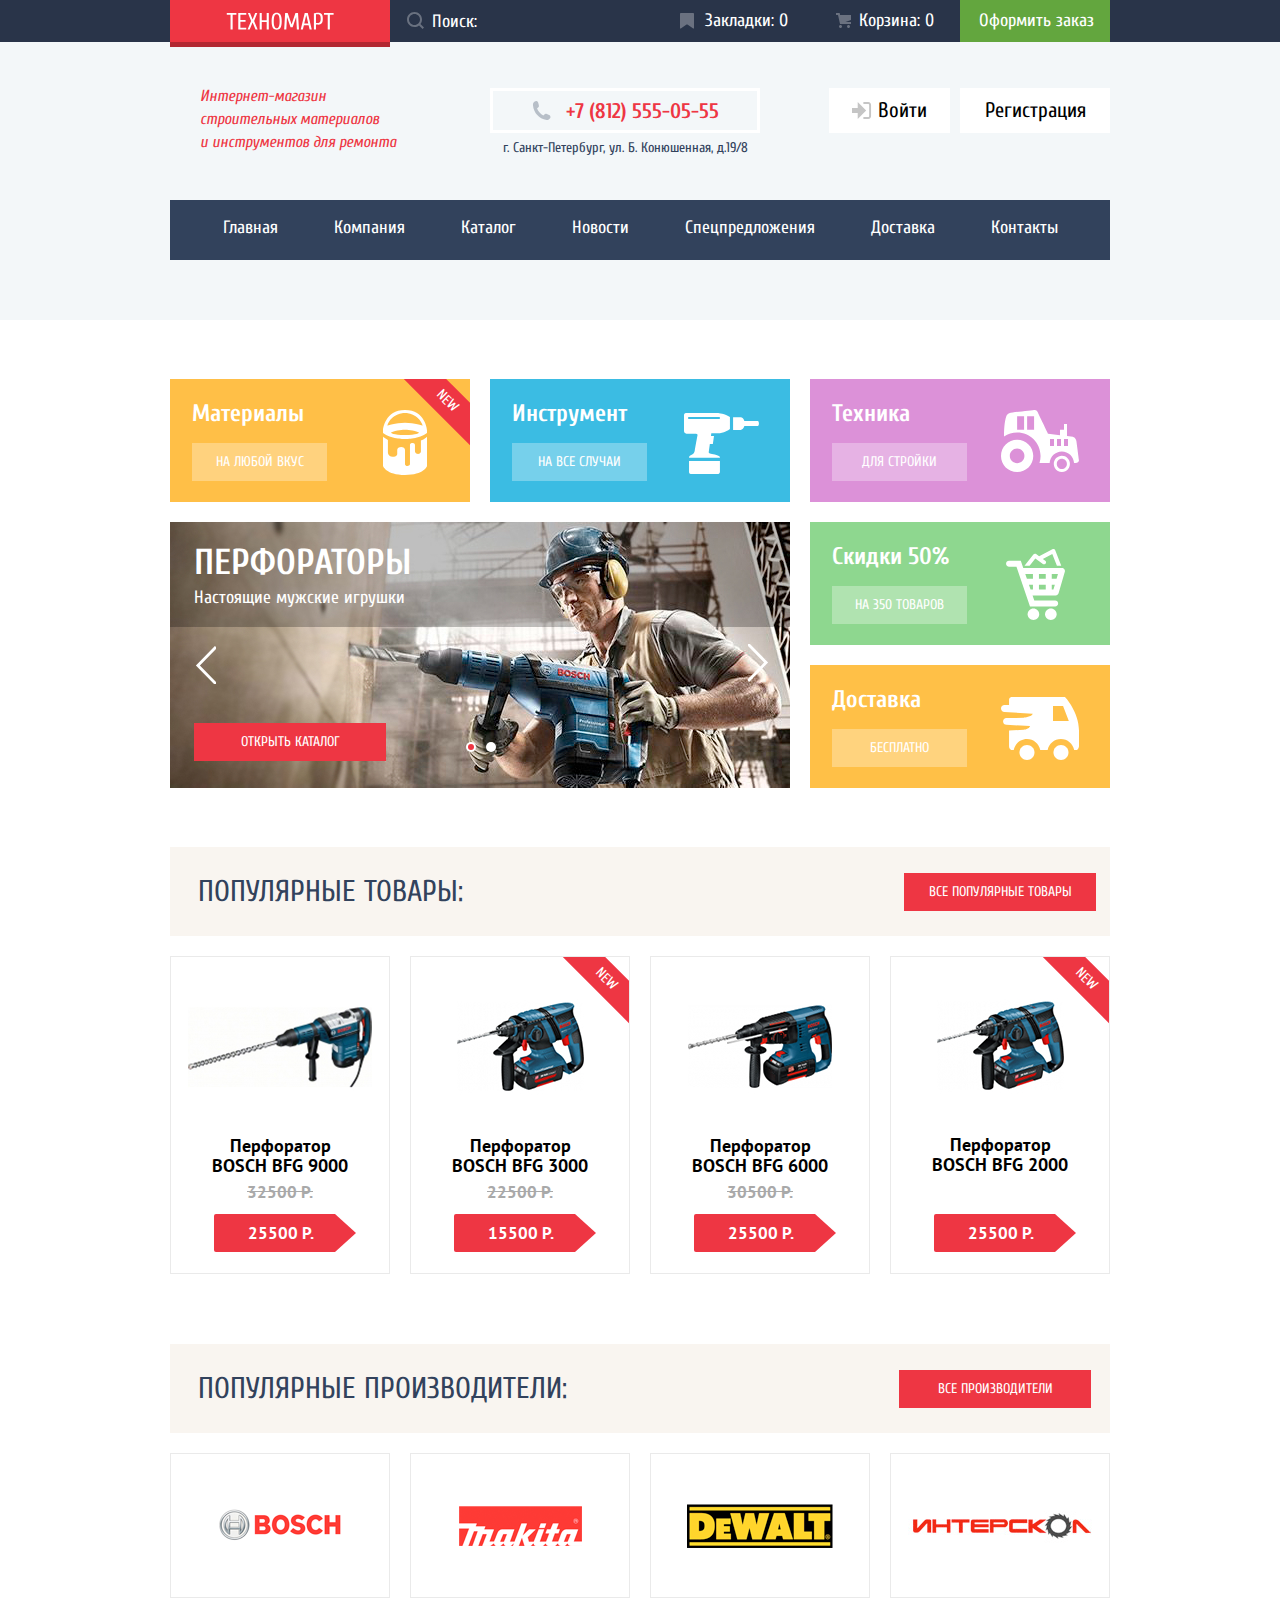
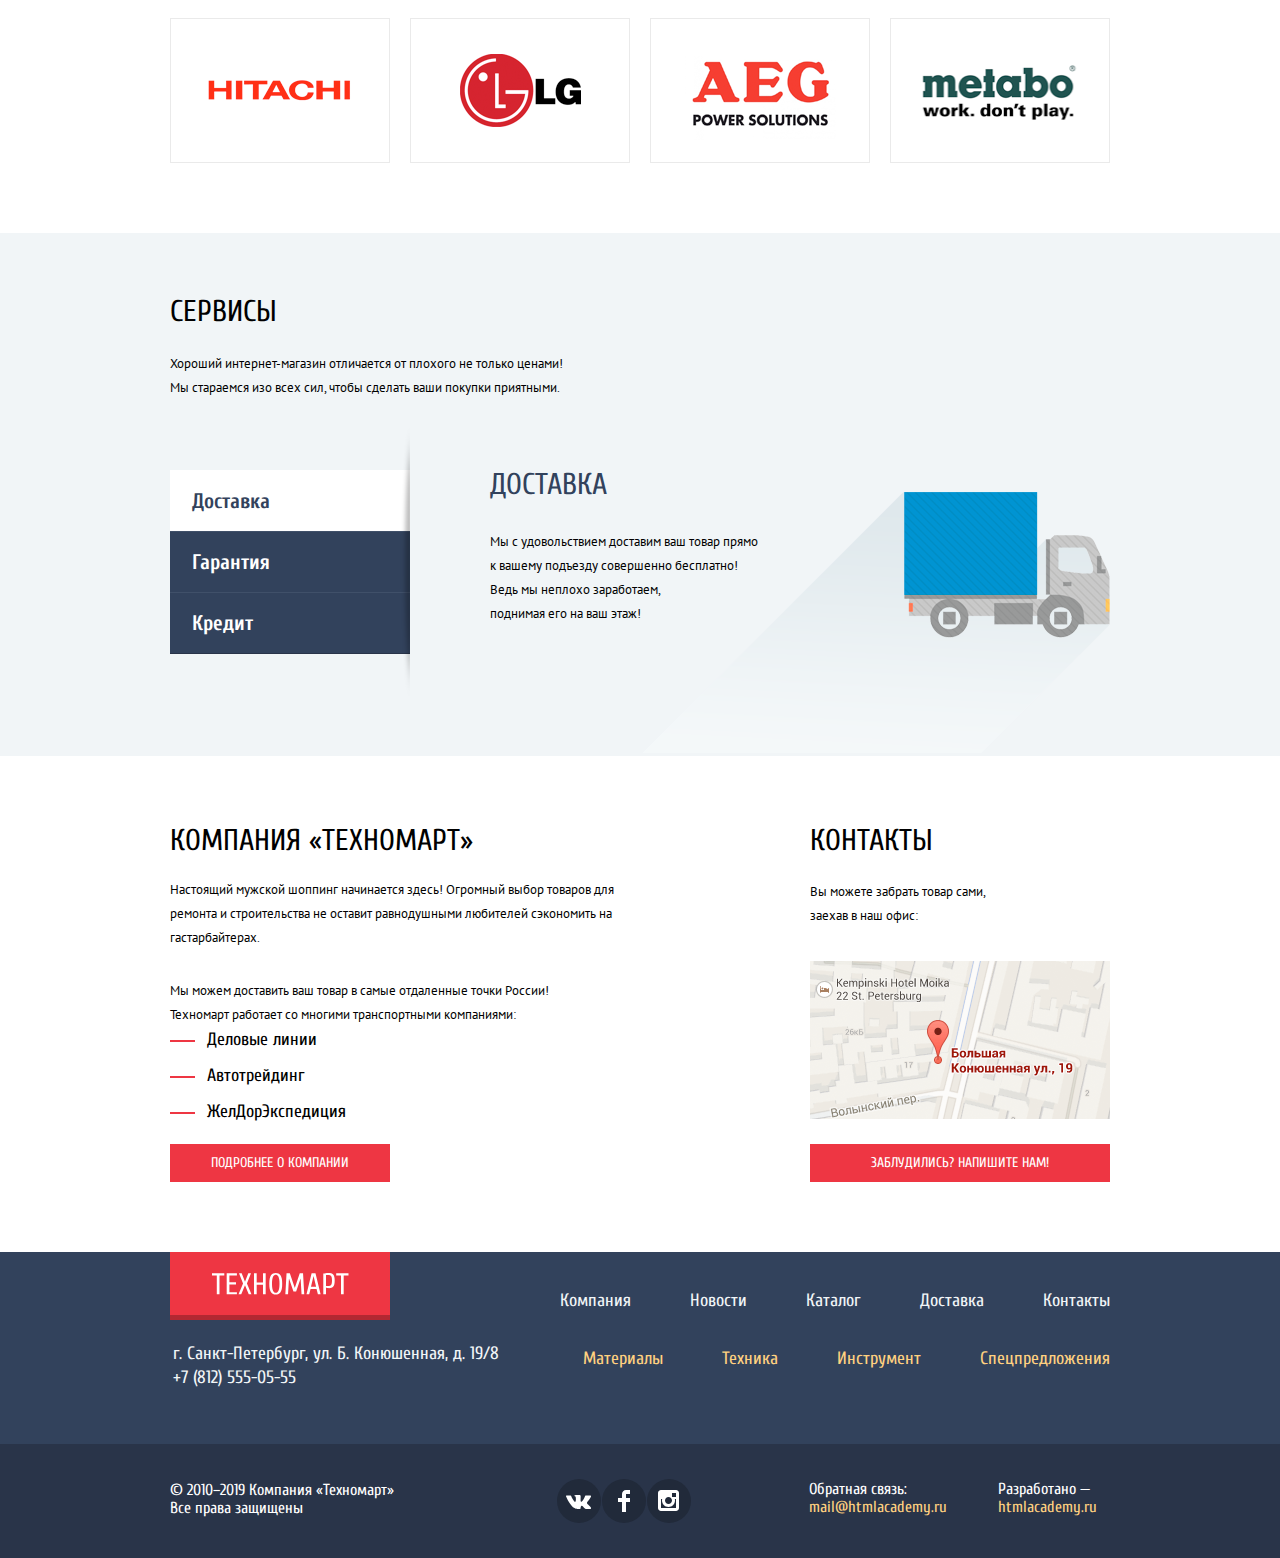
<file: index.html>
<!DOCTYPE html>
<html class="page" lang="ru">

<head>
  <meta charset="utf-8">
  <meta name="viewport" content="width=device-width, initial-scale=1">
  <title>Главная: интернет-магазин «Техномарт»</title>
  <link
    href="https://fonts.googleapis.com/css2?family=Cuprum:ital,wght@0,400;0,700;1,400&family=PT+Sans:wght@400;700&display=swap"
    rel="stylesheet">
  <link rel="stylesheet" href="css/normalize.css">
  <link rel="stylesheet" href="css/min.style.css">
</head>

<body class="page-body">
  <header class="header">
    <div class="header-purchase-bar">
      <div class="container header-menu">
        <h2 class="visually-hidden">Меню покупки</h2>
        <a class="logo header-logo" href="index.html">
          <img class="header-logo-icon" src="img/logo-technomart.svg" width="108" height="18" alt="Логотип">
        </a>
        <form class="search" action="https://echo.htmlacademy.ru/" method="post">
          <label for="search-input"><span class="visually-hidden">Поле поиска</span></label>
          <input class="search-input" type="search" name="search-input" id="search-input" placeholder="Поиск:"
            aria-describedby="search-input-desc">
          <div class="search-icon">
            <svg aria-hidden="true" focusable="false" width="17" height="17" viewBox="0 0 17 17" fill="none"
              xmlns="http://www.w3.org/2000/svg">
              <path fill-rule="evenodd" clip-rule="evenodd"
                d="M13.458 12.044L17 15.586L15.586 17L12.044 13.458C10.782 14.421 9.21 15 7.5 15C3.35786 15 0 11.6421 0 7.5C0 3.35786 3.35786 0 7.5 0C11.6421 0 15 3.35786 15 7.5C15.0001 9.14309 14.4581 10.7403 13.458 12.044ZM7.5 2C4.467 2 2 4.467 2 7.5C2.00331 10.5362 4.4638 12.9967 7.5 13C10.532 13 13 10.532 13 7.5C13 4.467 10.532 2 7.5 2Z"
                fill="white" />
            </svg>
          </div>
          <p class="visually-hidden" id="search-input-desc">Введите запрос в поле поиска</p>
        </form>
        <ul class="purchase-list">
          <li>
            <a class="button purchase-item favs-button" href="">Закладки:&nbsp;<span class="favs-number">0</span></a>
          </li>
          <li>
            <a class="button purchase-item cart-button" href="">Корзина:&nbsp;<span class="cart-number">0</span></a>
          </li>
          <li>
            <a class="button purchase-item checkout-button" href="">Оформить заказ</a>
          </li>
        </ul>
      </div>
    </div>
    <div class="container">
      <div class="header-user-menu">
        <p class="header-shop-info">Интернет-магазин строительных материалов и&nbsp;инструментов для ремонта</p>
        <div class="header-contacts">
          <h2 class="visually-hidden">Контакты</h2>
          <a class="header-phone" href="tel:+78125550555">+7 (812) 555-05-55</a>
          <p class="header-address">г. Санкт-Петербург, ул. Б. Конюшенная, д.19/8</p>
        </div>
        <div class="user">
          <h2 class="visually-hidden">Личный кабинет</h2>
          <ul class="login-list">
            <li>
              <a class="button login-item sign-in-button" href="">
                <svg aria-hidden="true" focusable="false" width="20" height="17" viewBox="0 0 20 17" fill="none"
                  xmlns="http://www.w3.org/2000/svg">
                  <path d="M14.1667 8.5L5.71429 0V6H0V11H5.71429V17L14.1667 8.5Z" fill="#C5C5C5" />
                  <path
                    d="M16.1771 15.01H11.3895V17H16.1771C18.2514 17 19.0381 15.19 19.0619 13.974V3.028C19.0381 1.811 18.2514 0 16.1771 0H11.3895V1.99H16.1771C16.9762 1.99 17.1219 2.671 17.1391 3.047V13.951C17.1229 14.327 16.9762 15.01 16.1771 15.01Z"
                    fill="#C5C5C5" />
                </svg>
                <span>Войти</span>
              </a>
            </li>
            <li>
              <a class="button login-item join-button" href="">Регистрация</a>
            </li>
          </ul>
        </div>
      </div>
      <nav class="nav">
        <h2 class="visually-hidden">Навигация по сайту</h2>
        <ul class="site-nav-list">
          <li>
            <a class="site-nav-item" href="">Главная</a>
          </li>
          <li>
            <a class="site-nav-item" href="">Компания</a>
          </li>
          <li>
            <a class="site-nav-item" href="catalog.html">Каталог</a>
          </li>
          <li>
            <a class="site-nav-item" href="">Новости</a>
          </li>
          <li>
            <a class="site-nav-item" href="">Спецпредложения</a>
          </li>
          <li>
            <a class="site-nav-item" href="">Доставка</a>
          </li>
          <li>
            <a class="site-nav-item" href="">Контакты</a>
          </li>
        </ul>
      </nav>
    </div>
  </header>
  <main class="homepage">
    <h1 class="visually-hidden">Интернет-магазин строительных материалов и инструментов ремонта «Техномарт»</h1>
    <section class="container goods-nav">
      <h2 class="visually-hidden">Навигация по товарам и услугам</h2>
      <ul class="col-3 goods-nav-list">
        <li class="goods-nav-item materials-item new">
          <h3>Материалы</h3>
          <a class="goods-nav-more-details" href="">
            На любой вкус
          </a>
        </li>
        <li class="goods-nav-item tools-item">
          <h3>Инструмент</h3>
          <a class="goods-nav-more-details" href="">
            На все случаи
          </a>
        </li>
        <li class="goods-nav-item tech-item">
          <h3>Техника</h3>
          <a class="goods-nav-more-details" href="">
            Для стройки
          </a>
        </li>
        <li class="special-offers">
          <h3 class="visually-hidden">Специальные предложения</h3>
          <ul class="special-offers-slider">
            <li class="special-offers-slide special-offers-slide-current">
              <div class="special-offer-title">
                <h4>Перфораторы</h4>
                <p>Настоящие мужские игрушки</p>
              </div>
              <img class="special-offer-image" src="img/perforator.jpg" width="620" height="266" alt="Перфораторы">
            </li>
            <li class="special-offers-slide">
              <div class="special-offer-title">
                <h4>Дрели</h4>
                <p>Соседям на радость!</p>
              </div>
              <img class="special-offer-image" src="img/drill.jpg" width="620" height="266" alt="Перфораторы">
            </li>
          </ul>
          <button class="button special-offers-button special-offers-button-back" type="button"><span
              class="visually-hidden">Назад</span></button>
          <button class="button special-offers-button special-offers-button-next" type="button"><span
              class="visually-hidden">Вперед</span></button>
          <ul class="slider-indicators-list">
            <li class="slider-indicator">
              <input class="visually-hidden slider-indicator-input" type="radio" name="slider-indicators"
                id="slider-indicator-1" checked>
              <label for="slider-indicator-1"><span class="visually-hidden">Первый слайд</span></label>
            </li>
            <li class="slider-indicator">
              <input class="visually-hidden slider-indicator-input" type="radio" name="slider-indicators"
                id="slider-indicator-2">
              <label for="slider-indicator-2"><span class="visually-hidden">Второй слайд</span></label>
            </li>
          </ul>
          <a class="open-catalog-button basic-button" href="catalog.html">Открыть каталог</a>
        </li>
        <li class="goods-nav-item sales-item">
          <h3>Скидки 50%</h3>
          <a class="goods-nav-more-details" href="">
            На 350 товаров
          </a>
        </li>
        <li class="goods-nav-item shipping-item">
          <h3>Доставка</h3>
          <a class="goods-nav-more-details" href="">
            Бесплатно
          </a>
        </li>
      </ul>
    </section>
    <section class="container goods">
      <div class="heading-container">
        <h2 class="section-heading">Популярные товары:</h2>
        <a class="basic-button" href="">Вce популярные товары</a>
      </div>
      <ul class="goods-list col-4">
        <li class="goods-item">
          <img class="good-image" width="184" height="164" src="img/9000.jpg" alt="Перфоратор BOSCH 9000">
          <div class="goods-purchase-options">
            <button class="button purchase-button buy-button"
              aria-label="Добавить перфоратор BFG 9000 в корзину">Купить</button>
            <button class="button purchase-button to-favs-button" aria-label="Добавить перфоратор BFG 9000 в закладки">В
              закладки</button>
          </div>
          <h3>Перфоратор BOSCH BFG 9000</h3>
          <p class="old-price">32500 р.</p>
          <p class="actual-price">25500 р.</p>
        </li>
        <li class="goods-item new">
          <img class="good-image" src="img/3000.jpg" width="127" height="112" alt="Перфоратор BOSCH 3000">
          <div class="goods-purchase-options">
            <button class="button purchase-button buy-button"
              aria-label="Добавить перфоратор BFG 3000 в корзину">Купить</button>
            <button class="button purchase-button to-favs-button" aria-label="Добавить перфоратор BFG 3000 в закладки">В
              закладки</button>
          </div>
          <h3>Перфоратор BOSCH BFG 3000</h3>
          <p class="old-price"> 22500 р. </p>
          <p class="actual-price">15500 р.</p>
        </li>
        <li class="goods-item">
          <img class="good-image" src="img/6000.jpg" width="144" height="128" alt="Перфоратор BOSCH 6000">
          <div class="goods-purchase-options">
            <button class="button purchase-button buy-button"
              aria-label="Добавить перфоратор BFG 6000 в корзину">Купить</button>
            <button class="button purchase-button to-favs-button" aria-label="Добавить перфоратор BFG 6000 в закладки">В
              закладки</button>
          </div>
          <h3>Перфоратор BOSCH BFG 6000</h3>
          <p class="old-price"> 30500 р. </p>
          <p class="actual-price">25500 р.</p>
        </li>
        <li class="goods-item new">
          <img class="good-image" src="img/2000.jpg" width="127" height="112" alt="Перфоратор BOSCH 2000">
          <div class="goods-purchase-options">
            <button class="button purchase-button buy-button"
              aria-label="Добавить перфоратор BFG 2000 в корзину">Купить</button>
            <button class="button purchase-button to-favs-button" aria-label="Добавить перфоратор BFG 2000 в закладки">В
              закладки</button>
          </div>
          <h3>Перфоратор BOSCH BFG 2000</h3>
          <p class="actual-price">25500 р.</p>
        </li>
      </ul>
    </section>
    <section class="container brands">
      <div class="heading-container">
        <h2 class="section-heading">Популярные производители:</h2>
        <a class="basic-button" href="">Все производители</a>
      </div>
      <ul class="brands-list col-4">
        <li class="brands-item">
          <a class="brands-image" href="">
            <img src="img/bosch.png" width="126" height="37" alt="Bosch">
          </a>
        </li>
        <li class="brands-item">
          <a class="brands-image" href="">
            <img width="123" height="40" src="img/makita.png" alt="Makita">
          </a>
        </li>
        <li class="brands-item">
          <a class="brands-image" href="">
            <img width="146" height="44" src="img/dewalt.png" alt="DeWALT">
          </a>
        </li>
        <li class="brands-item">
          <a class="brands-image" href="">
            <img width="200" height="75" src="img/interskol.png" alt="Интерскол">
          </a>
        </li>
        <li class="brands-item">
          <a class="brands-image" href="">
            <img width="169" height="31" src="img/hitachi.png" alt="Hitachi">
          </a>
        </li>
        <li class="brands-item">
          <a class="brands-image" href="">
            <img width="121" height="73" src="img/lg.png" alt="LG">
          </a>
        </li>
        <li class="brands-item">
          <a class="brands-image" href="">
            <img width="151" height="96" src="img/aeg.png" alt="AEG">
          </a>
        </li>
        <li class="brands-item">
          <a class="brands-image" href="">
            <img width="204" height="69" src="img/metabo.png" alt="Metabo">
          </a>
        </li>
      </ul>
    </section>
    <section class="services">
      <div class="container services-container">
        <h2 class="section-heading">Сервисы</h2>
        <p class="section-text">Хороший интернет-магазин отличается от плохого не только ценами! Мы стараемся изо всех
          сил, чтобы сделать
          ваши покупки приятными.</p>
        <div class="services-list-container">
          <div class="services-button-list">
            <button class="button services-button services-button-current" type="button">Доставка</button>
            <button class="button services-button" type="button">Гарантия</button>
            <button class="button services-button" type="button">Кредит</button>
          </div>
          <ul class="services-info-list">
            <li class="services-info-item services-shipping services-info-item-current">
              <h3 class="section-heading">Доставка</h3>
              <p class="section-text">Мы с удовольствием доставим ваш товар прямо<br>
                к вашему подъезду совершенно бесплатно!<br>
                Ведь мы неплохо заработаем,<br>
                поднимая его на ваш этаж!</p>
            </li>
            <li class="services-info-item services-guarantee">
              <h3 class="section-heading">Гарантия</h3>
              <p class="section-text">Если купленный у нас товар поломается или заискрит,<br>
                а также в случае пожара, спровоцированного его<br>
                возгоранием, вы всегда можете быть уверены в нашей<br>
                гарантии. Мы обменяем сгоревший товар на новый.<br>
                Дом уж восстановите как-нибудь сами.</p>
            </li>
            <li class="services-info-item services-credit">
              <h3 class="section-heading">Кредит</h3>
              <p class="section-text">Залезть в долговую яму стало проще!<br>
                Кредитные консультанты придут вам на помощь.
              </p>
              <a class="basic-button" href="">Отправить заявку</a>
            </li>
          </ul>
        </div>
      </div>
    </section>
    <div class="container shop-info-container">
      <section class="shop-info">
        <h2 class="section-heading">Компания «Техномарт»</h2>
        <div class="shop-info-text-container">
          <p class="section-text">Настоящий мужской шоппинг начинается здесь! Огромный выбор товаров для ремонта и
            строительства не оставит
            равнодушными любителей сэкономить на гастарбайтерах. </p>
          <p class="section-text">
            Мы можем доставить ваш товар в самые отдаленные точки России! <br>
            Техномарт работает со многими транспортными компаниями:</p>
        </div>
        <ul class="shipping-partners-list">
          <li class="shipping-partners-item">Деловые линии</li>
          <li class="shipping-partners-item">Автотрейдинг</li>
          <li class="shipping-partners-item">ЖелДорЭкспедиция</li>
        </ul>
        <a class="basic-button" href="">Подробнее о компании</a>
      </section>
      <section class="contacts">
        <h2 class="section-heading">Контакты</h2>
        <p class="section-text">Вы можете забрать товар сами, заехав в наш офис:</p>
        <a class="map"
          href="https://www.google.com/maps/place/%D0%91%D0%BE%D0%BB%D1%8C%D1%88%D0%B0%D1%8F+%D0%9A%D0%BE%D0%BD%D1%8E%D1%88%D0%B5%D0%BD%D0%BD%D0%B0%D1%8F+%D1%83%D0%BB.,+19%2F8,+%D0%A1%D0%B0%D0%BD%D0%BA%D1%82-%D0%9F%D0%B5%D1%82%D0%B5%D1%80%D0%B1%D1%83%D1%80%D0%B3,+191186/@59.9387165,30.3208587,17z/data=!3m1!4b1!4m5!3m4!1s0x4696310fca145cc1:0x42b32648d8238007!8m2!3d59.9387165!4d30.3230474?hl=ru">
          <img src="img/map.png" width="300" height="158"
            alt="Карта офиса по адресу г. Санкт-Петербург, ул. Б. Конюшенная, д. 19/8">
        </a>
        <a class="button basic-button write-us-button" href="">Заблудились? Напишите нам!</a>
      </section>
    </div>
  </main>
  <footer class="footer">
    <div class="container footer-menu">
      <div class="footer-menu-row">
        <a class="logo footer-logo" href="index.html">
          <img class="footer-logo-icon" src="img/logo-technomart.svg" width="138" height="23" alt="Логотип">
        </a>
        <h2 class="visually-hidden">Навигация по сайту</h2>
        <ul class="footer-nav-list footer-site-nav-list">
          <li>
            <a class="footer-nav-item footer-site-nav-item" href="">Компания</a>
          </li>
          <li>
            <a class="footer-nav-item footer-site-nav-item" href="">Новости</a>
          </li>
          <li>
            <a class="footer-nav-item footer-site-nav-item" href="catalog.html">Каталог</a>
          </li>
          <li>
            <a class="footer-nav-item footer-site-nav-item" href="">Доставка</a>
          </li>
          <li>
            <a class="footer-nav-item footer-site-nav-item" href="">Контакты</a>
          </li>
        </ul>
      </div>
      <div class="footer-menu-row">
        <div class="footer-contacts">
          <p>г. Санкт-Петербург, ул. Б. Конюшенная, д. 19/8 </p>
          <a class="button" href="tel:+78125550555">+7 (812) 555-05-55</a>
        </div>
        <h2 class="visually-hidden">Навигация по товарам и услугам</h2>
        <ul class="footer-nav-list footer-goods-nav-list">
          <li>
            <a class="footer-nav-item footer-goods-nav-item" href="">Материалы</a>
          </li>
          <li>
            <a class="footer-nav-item footer-goods-nav-item" href="">Техника</a>
          </li>
          <li>
            <a class="footer-nav-item footer-goods-nav-item" href="">Инструмент</a>
          </li>
          <li>
            <a class="footer-nav-item footer-goods-nav-item" href="">Спецпредложения</a>
          </li>
        </ul>
      </div>
    </div>
    <div class="footer-bar">
      <div class="container">
        <h2 class="visually-hidden">Ссылки на соц. сети и разработчика</h2>
        <h3 class="visually-hidden">Копирайт</h3>
        <p class="copyright-rights">© 2010–2019 Компания «Техномарт» Все права защищены</p>
        <h3 class="visually-hidden">Социальные сети</h3>
        <ul class="footer-socials-list">
          <li>
            <a class="footer-socials-item vk" href=""><span class="visually-hidden">ВКонтакте</span></a>
          </li>
          <li>
            <a class="footer-socials-item fb" href=""><span class="visually-hidden">Фейсбук</span></a>
          </li>
          <li>
            <a class="footer-socials-item ig" href=""><span class="visually-hidden">Инстаграм</span></a>
          </li>
        </ul>
        <h2 class="visually-hidden">Информация о разработчике</h2>
        <ul class="developer-list">
          <li class="developer-item developer-mail">
            <h3>Обратная связь:</h3>
            <a href="mailto:mail@htmlacademy.ru">mail@htmlacademy.ru</a>
          </li>
          <li class="developer-item developer-site">
            <h3>Разработано —</h3>
            <a href="https://htmlacademy.ru/intensive/htmlcss">htmlacademy.ru</a>
          </li>
        </ul>
      </div>
    </div>
  </footer>
  <section class="modal modal-write-us">
    <h2 class="visually-hidden">Заблудились? Напишите нам!</h2>
    <form class="form-write-us" action="https://echo.htmlacademy.ru/" method="post">
      <ul class="write-us-data">
        <li>
          <label class="write-us-label" for="username">Ваше имя:</label>
          <input class="write-us-input write-us-textinput" name="username" id="username" type="text"
            placeholder="Имя Фамилия" aria-describedby="username-desc" aria-required="true">
          <p class="visually-hidden" id="username-desc">Введите имя и фамилию</p>
        </li>
        <li>
          <label class="write-us-label" for="email">Ваш e-mail:</label>
          <input class="write-us-input write-us-textinput" name="email" id="email" type="text"
            placeholder="email@example.com" aria-describedby="email-desc" aria-required="true">
          <p class="visually-hidden" id="email-desc">Например, email@example.com</p>
        </li>
        <li>
          <label class="write-us-label" for="letter">Текст письма:</label>
          <textarea class="write-us-input write-us-textarea" name="letter" id="letter" placeholder="В свободной форме"
            aria-describedby="letter-desc" aria-required="true"></textarea>
          <p class="visually-hidden" id="letter-desc">Напишите письмо в свободной форме</p>
        </li>
      </ul>
      <div class="modal-buttons">
        <input class="button modal-button basic-button" type="submit" value="Отправить">
      </div>
    </form>
    <button class="button close-button"><span class="visually-hidden">Закрыть</span></button>
  </section>
  <section class="modal modal-map">
    <h2 class="visually-hidden">Карта</h2>
    <iframe
      src="https://www.google.com/maps/embed?pb=!1m18!1m12!1m3!1d1998.5991043651595!2d30.320894616006086!3d59.93879418187624!2m3!1f0!2f0!3f0!3m2!1i1024!2i768!4f13.1!3m3!1m2!1s0x4696310fca5ba729%3A0xea9c53d4493c879f!2z0JHQvtC70YzRiNCw0Y8g0JrQvtC90Y7RiNC10L3QvdCw0Y8g0YPQuy4sIDE5LCDQodCw0L3QutGCLdCf0LXRgtC10YDQsdGD0YDQsywgMTkxMTg2!5e0!3m2!1sru!2sru!4v1603814166804!5m2!1sru!2sru"
      width="943" height="449" aria-hidden="false" tabindex="0"></iframe>
    <img class="visually-hidden" src="img/map.png" width="943" height="449"
      alt="Карта офиса по адресу г. Санкт-Петербург, ул. Б. Конюшенная, д. 19/8">
    <button class="button close-button"><span class="visually-hidden">Закрыть</span></button>
  </section>
  <section class="modal modal-cart-full">
    <h2>Товар добавлен в корзину!</h2>
    <div class="modal-buttons">
      <a class="button basic-button modal-checkout-button" href="">Оформить заказ</a>
      <a class="button basic-button modal-continue-button" href="">Продолжить покупки</a>
    </div>
    <button class="button close-button"><span class="visually-hidden">Закрыть</span></button>
  </section>
  <script src="js/min.sliders.js"></script>
  <script src="js/min.popups.js"></script>
  <script src="js/min.purchase.js"></script>
</body>

</html>
</file>
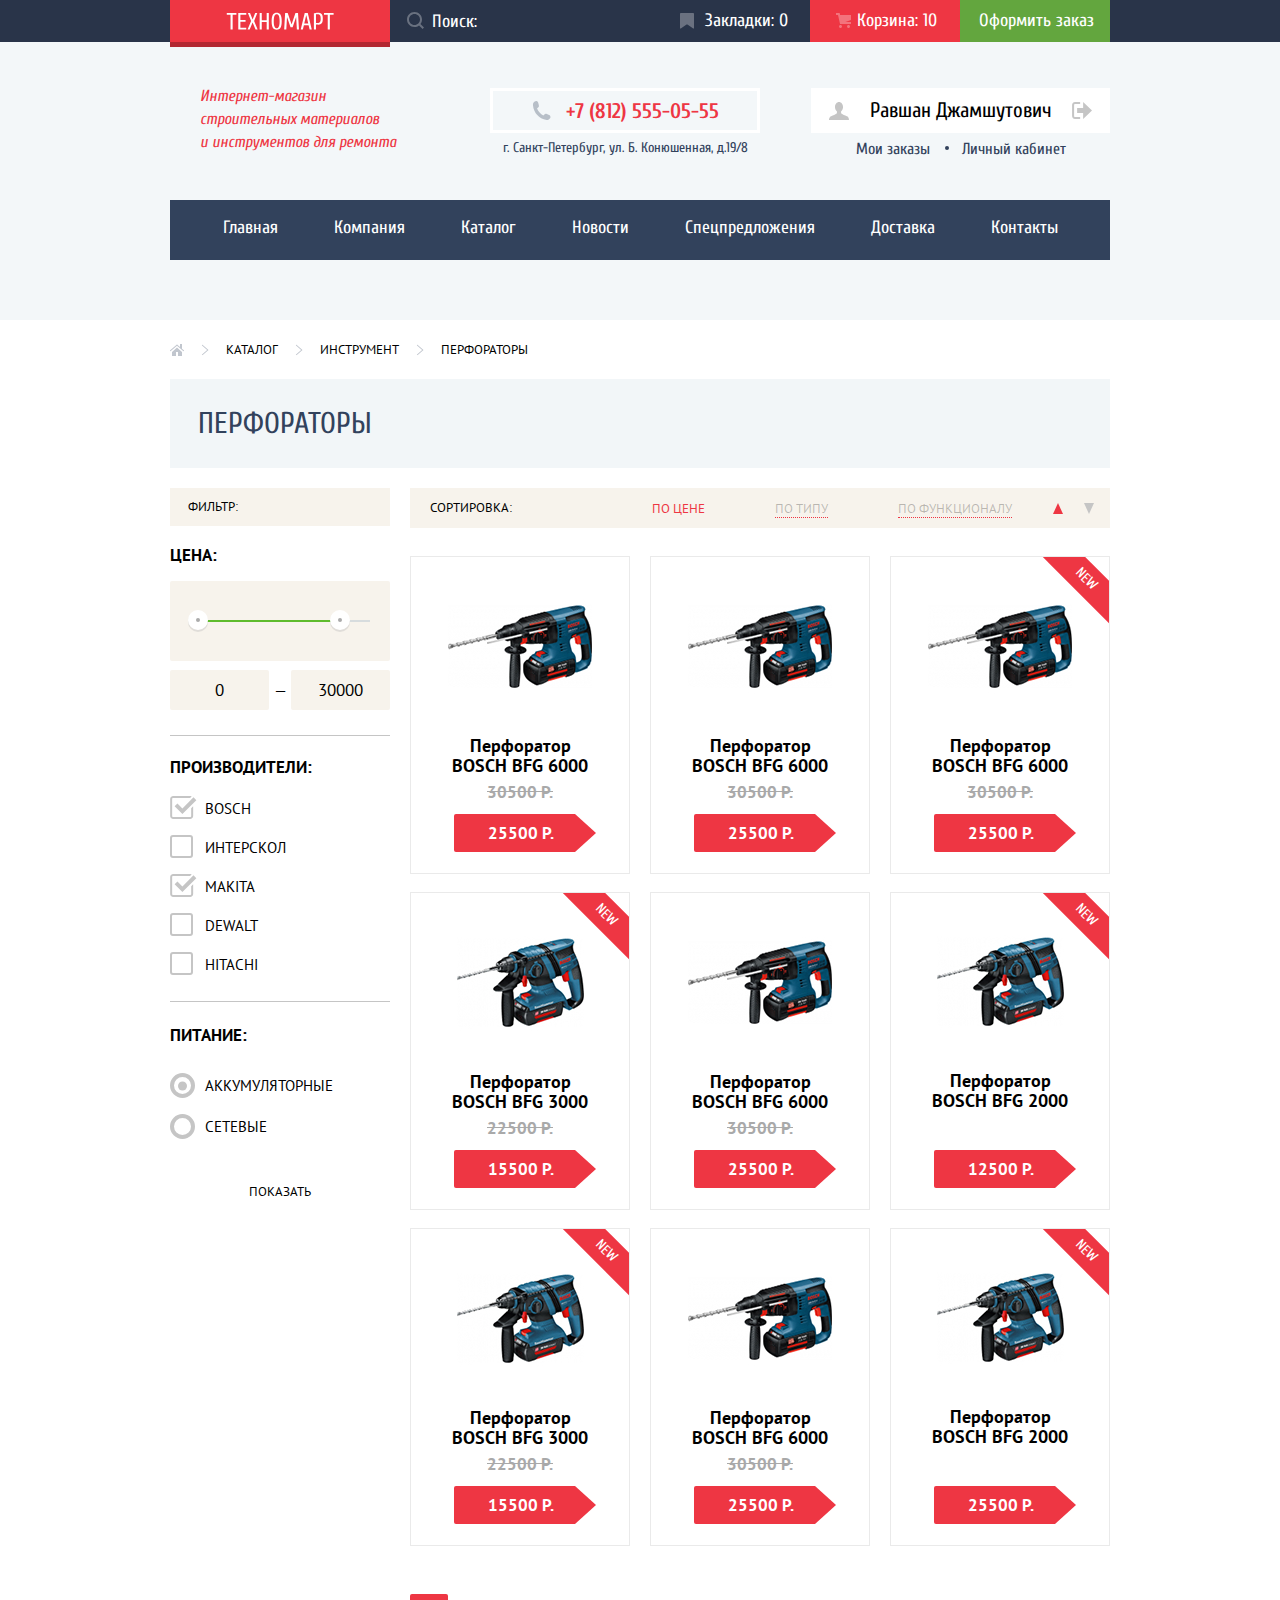
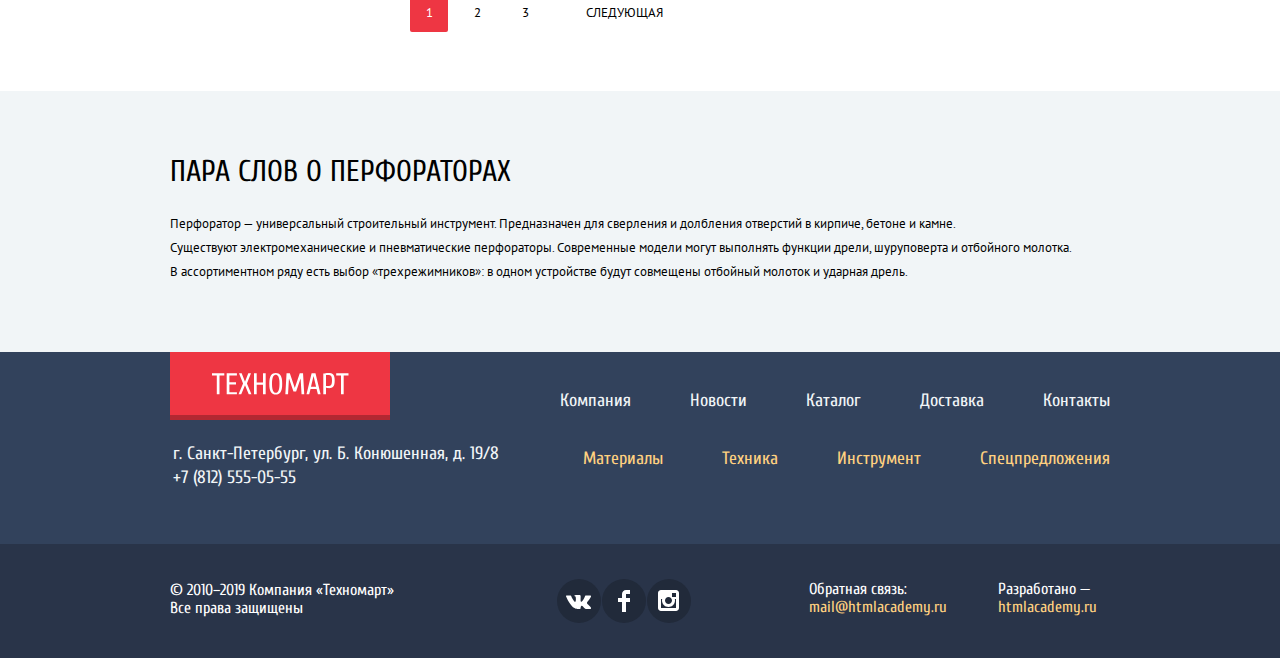
<file: catalog.html>
<!DOCTYPE html>
<html class="page" lang="ru">

<head>
  <meta charset="utf-8">
  <meta name="viewport" content="width=device-width, initial-scale=1">
  <title>Каталог: интернет-магазин «Техномарт»</title>
  <link
    href="https://fonts.googleapis.com/css2?family=Cuprum:ital,wght@0,400;0,700;1,400&family=PT+Sans:wght@400;700&display=swap"
    rel="stylesheet">
  <link rel="stylesheet" href="css/normalize.css">
  <link rel="stylesheet" href="css/min.style.css">
</head>

<body class="page-body">
  <header class="header">
    <div class="header-purchase-bar">
      <div class="container header-menu">
        <h2 class="visually-hidden">Меню покупки</h2>
        <a class="logo header-logo" href="index.html">
          <img class="header-logo-icon" src="img/logo-technomart.svg" width="108" height="18" alt="Логотип">
        </a>
        <form class="search" action="https://echo.htmlacademy.ru/" method="post">
          <label for="search-input"><span class="visually-hidden">Поле поиска</span></label>
          <input class="search-input" type="search" name="search-input" id="search-input" placeholder="Поиск:"
            aria-describedby="search-input-desc">
          <div class="search-icon">
            <svg aria-hidden="true" focusable="false" width="17" height="17" viewBox="0 0 17 17" fill="none"
              xmlns="http://www.w3.org/2000/svg">
              <path fill-rule="evenodd" clip-rule="evenodd"
                d="M13.458 12.044L17 15.586L15.586 17L12.044 13.458C10.782 14.421 9.21 15 7.5 15C3.35786 15 0 11.6421 0 7.5C0 3.35786 3.35786 0 7.5 0C11.6421 0 15 3.35786 15 7.5C15.0001 9.14309 14.4581 10.7403 13.458 12.044ZM7.5 2C4.467 2 2 4.467 2 7.5C2.00331 10.5362 4.4638 12.9967 7.5 13C10.532 13 13 10.532 13 7.5C13 4.467 10.532 2 7.5 2Z"
                fill="white" />
            </svg>
          </div>
          <p class="visually-hidden" id="search-input-desc">Введите запрос в поле поиска</p>
        </form>
        <ul class="purchase-list">
          <li>
            <a class="button purchase-item favs-button" href="">Закладки:&nbsp;<span class="favs-number">0</span></a>
          </li>
          <li>
            <a class="button purchase-item purchase-item-full cart-button" href="">Корзина:&nbsp;<span
                class="cart-number">10</span></a>
          </li>
          <li>
            <a class="button purchase-item checkout-button" href="">Оформить заказ</a>
          </li>
        </ul>
      </div>
    </div>
    <div class="container">
      <div class="header-user-menu">
        <p class="header-shop-info">Интернет-магазин строительных материалов и&nbsp;инструментов для ремонта</p>
        <div class="header-contacts">
          <h2 class="visually-hidden">Контакты</h2>
          <a class="header-phone" href="tel:+78125550555">+7 (812) 555-05-55</a>
          <p class="header-address">г. Санкт-Петербург, ул. Б. Конюшенная, д.19/8</p>
        </div>
        <div class="user user-in">
          <h2 class="visually-hidden">Личный кабинет</h2>
          <ul class="user-сontrol-panel">
            <li>
              <a class="user-control-panel-item username" href="">
                <svg aria-hidden="true" focusable="false" class="user-icon" width="20" height="18" viewBox="0 0 20 18"
                  fill="none" xmlns="http://www.w3.org/2000/svg">
                  <path
                    d="M17.881 14.166C15.737 13.431 13.625 12.5 12.674 11.776C12.017 11.275 11.904 10.158 12.157 9.361C13.275 8.458 14.021 6.884 14.021 5.083C14.021 2.276 12.221 0 10 0C7.77902 0 5.97901 2.276 5.97901 5.083C5.97901 6.884 6.72501 8.457 7.84201 9.36C8.09501 10.158 7.98302 11.275 7.32502 11.776C6.37502 12.5 4.26201 13.43 2.11801 14.166C-0.0259852 14.902 1.48343e-05 18 1.48343e-05 18H20C20 18 20.025 14.901 17.881 14.166Z"
                    fill="#C5C5C5" />
                </svg>
                <span>Равшан Джамшутович</span>
              </a>
            </li>
            <li>
              <a class="button user-control-panel-item sign-out-button" href="">
                <svg width="20" height="17" viewBox="0 0 20 17" fill="none" xmlns="http://www.w3.org/2000/svg">
                  <path d="M20 8.5L11.125 0V6H5.125V11H11.125V17L20 8.5Z" fill="#C5C5C5" />
                  <path
                    d="M2.10591 13.952V3.048C2.12391 2.672 2.27691 1.991 3.11591 1.991H8.14291V0H3.11591C0.937914 0 0.111914 1.81 0.0869141 3.027V13.973C0.111914 15.189 0.937914 17 3.11591 17H8.14291V15.01H3.11591C2.27691 15.01 2.12391 14.327 2.10591 13.952Z"
                    fill="#C5C5C5" />
                </svg>
                <span class="visually-hidden">Выйти из личного кабинета</span>
              </a>
            </li>
          </ul>
          <ul class="user-nav-list">
            <li class="user-nav-item">
              <a class="button" href="">Мои заказы</a>
            </li>
            <li class="user-nav-item">
              <a class="button" href="">Личный кабинет</a>
            </li>
          </ul>
        </div>
      </div>
      <nav class="nav">
        <h2 class="visually-hidden">Навигация по сайту</h2>
        <ul class="site-nav-list">
          <li>
            <a class="site-nav-item" href="index.html">Главная</a>
          </li>
          <li>
            <a class="site-nav-item" href="">Компания</a>
          </li>
          <li>
            <a class="site-nav-item" href="catalog.html">Каталог</a>
          </li>
          <li>
            <a class="site-nav-item" href="">Новости</a>
          </li>
          <li>
            <a class="site-nav-item" href="">Спецпредложения</a>
          </li>
          <li>
            <a class="site-nav-item" href="">Доставка</a>
          </li>
          <li>
            <a class="site-nav-item" href="">Контакты</a>
          </li>
        </ul>
      </nav>
    </div>
  </header>
  <main>
    <div class="container catalog-container">
      <ul class="breadcrumbs-list">
        <li class="breadcrumbs-item">
          <a class="button home-button" href="index.html"><span class="visually-hidden">На главную</span></a>
        </li>
        <li class="breadcrumbs-item">
          <a class="button" href="">Каталог</a>
        </li>
        <li class="breadcrumbs-item">
          <a class="button" href="">Инструмент</a>
        </li>
        <li class="breadcrumbs-item" tabindex="-1">
          <span>Перфораторы</span>
        </li>
      </ul>
      <div class="heading-container">
        <h1 class="section-heading">Перфораторы</h1>
      </div>
      <form class="filters" action="https://echo.htmlacademy.ru/" method="get">
        <h2>Фильтр:</h2>
        <fieldset class="price-filter">
          <legend class="filter-heading">Цена:</legend>
          <div class="price-list">
            <div class="price-range">
              <div class="price-scale">
                <div class="price-scale-bar"></div>
              </div>
              <div class="price-toggle price-min-toggle" tabindex="0"><span class="visually-hidden">Ползунок минимальной
                  цены</span></div>
              <div class="price-toggle price-max-toggle" tabindex="0"><span class="visually-hidden">Ползунок
                  максимальной цены</span></div>
            </div>
            <div class="price-number">
              <input class="price-input" type="text" name="min-price" id="min-price" value="0">
              <label for="min-price"><span class="visually-hidden">Минимальная цена</span></label>
            </div>
            <span>—</span>
            <div class="price-number">
              <input class="price-input" type="text" name="max-price" id="max-price" value="30000">
              <label for="max-price"><span class="visually-hidden">Максимальная цена</span></label>
            </div>
          </div>
        </fieldset>
        <fieldset class="brand-filter">
          <legend class="filter-heading">Производители:</legend>
          <ul class="brand-list">
            <li class="brand-item">
              <input class="visually-hidden brand-input" type="checkbox" name="bosch" id="bosch" checked>
              <label for="bosch">Bosch</label>
            </li>
            <li class="brand-item">
              <input class="visually-hidden brand-input" type="checkbox" name="interskol" id="interskol">
              <label for="interskol">Интерскол</label>
            </li>
            <li class="brand-item">
              <input class="visually-hidden brand-input" type="checkbox" name="makita" id="makita" checked>
              <label for="makita">Makita</label>
            </li>
            <li class="brand-item">
              <input class="visually-hidden brand-input" type="checkbox" name="dewalt" id="dewalt">
              <label for="dewalt">Dewalt</label>
            </li>
            <li class="brand-item">
              <input class="visually-hidden brand-input" type="checkbox" name="hitachi" id="hitachi">
              <label for="hitachi">Hitachi</label>
            </li>
          </ul>
        </fieldset>
        <fieldset class="power-filter">
          <legend class="filter-heading">Питание:</legend>
          <ul class="power-list">
            <li class="power-item">
              <input class="visually-hidden power-input" type="radio" name="power" id="accumulator" checked>
              <label for="accumulator">Аккумуляторные</label>
            </li>
            <li class="power-item">
              <input type="radio" class="visually-hidden power-input" name="power" id="net">
              <label for="net">Сетевые</label>
            </li>
          </ul>
        </fieldset>
        <input class="button show-button" type="submit" value="Показать">
      </form>
      <div class="sorting">
        <h2>Сортировка:</h2>
        <ul class="sorting-type-list">
          <li class="sorting-type-item">
            <a class="sorting-type sorting-type-current" href="">По цене</a>
          </li>
          <li class="sorting-type-item">
            <a class="sorting-type" href="">По типу</a>
          </li>
          <li class="sorting-type-item">
            <a class="sorting-type" href="">По функционалу</a>
          </li>
        </ul>
        <ul class="sorting-range-list">
          <li class="sorting-range-item">
            <a class="sorting-range sorting-range-up sorting-range-current" href=""><span class="visually-hidden">По
                возрастанию</span></a>
          </li>
          <li class="sorting-range-item">
            <a class="sorting-range sorting-range-down" href=""><span class="visually-hidden">По
                убыванию</span></a>
          </li>
        </ul>
      </div>
      <section class="goods">
        <ul class="goods-list col-3">
          <li class="goods-item">
            <img class="good-image" src="img/6000.jpg" width="144" height="128" alt="Перфоратор BOSCH 6000">
            <div class="goods-purchase-options">
              <button class="button purchase-button buy-button"
                aria-label="Добавить перфоратор BFG 6000 в корзину">Купить</button>
              <button class="button purchase-button to-favs-button"
                aria-label="Добавить перфоратор BFG 6000 в закладки">В
                закладки</button>
            </div>
            <h3>Перфоратор BOSCH BFG 6000</h3>
            <p class="old-price"> 30500 р. </p>
            <p class="actual-price">25500 р.</p>
          </li>
          <li class="goods-item">
            <img class="good-image" src="img/6000.jpg" width="144" height="128" alt="Перфоратор BOSCH 6000">
            <div class="goods-purchase-options">
              <button class="button purchase-button buy-button"
                aria-label="Добавить перфоратор BFG 6000 в корзину">Купить</button>
              <button class="button purchase-button to-favs-button"
                aria-label="Добавить перфоратор BFG 6000 в закладки">В
                закладки</button>
            </div>
            <h3>Перфоратор BOSCH BFG 6000</h3>
            <p class="old-price"> 30500 р. </p>
            <p class="actual-price">25500 р.</p>
          </li>
          <li class="goods-item new">
            <img class="good-image" src="img/6000.jpg" width="144" height="128" alt="Перфоратор BOSCH 6000">
            <div class="goods-purchase-options">
              <button class="button purchase-button buy-button"
                aria-label="Добавить перфоратор BFG 6000 в корзину">Купить</button>
              <button class="button purchase-button to-favs-button"
                aria-label="Добавить перфоратор BFG 6000 в закладки">В
                закладки</button>
            </div>
            <h3>Перфоратор BOSCH BFG 6000</h3>
            <p class="old-price"> 30500 р. </p>
            <p class="actual-price">25500 р.</p>
          </li>
          <li class="goods-item new">
            <img class="good-image" src="img/3000.jpg" width="127" height="112" alt="Перфоратор BOSCH 3000">
            <div class="goods-purchase-options">
              <button class="button purchase-button buy-button"
                aria-label="Добавить перфоратор BFG 3000 в корзину">Купить</button>
              <button class="button purchase-button to-favs-button"
                aria-label="Добавить перфоратор BFG 3000 в закладки">В
                закладки</button>
            </div>
            <h3>Перфоратор BOSCH BFG 3000</h3>
            <p class="old-price"> 22500 р. </p>
            <p class="actual-price">15500 р.</p>
          </li>
          <li class="goods-item">
            <img class="good-image" src="img/6000.jpg" width="144" height="128" alt="Перфоратор BOSCH 6000">
            <div class="goods-purchase-options">
              <button class="button purchase-button buy-button"
                aria-label="Добавить перфоратор BFG 6000 в корзину">Купить</button>
              <button class="button purchase-button to-favs-button"
                aria-label="Добавить перфоратор BFG 6000 в закладки">В
                закладки</button>
            </div>
            <h3>Перфоратор BOSCH BFG 6000</h3>
            <p class="old-price"> 30500 р. </p>
            <p class="actual-price">25500 р.</p>
          </li>
          <li class="goods-item new">
            <img class="good-image" src="img/2000.jpg" width="127" height="112" alt="Перфоратор BOSCH 2000">
            <div class="goods-purchase-options">
              <button class="button purchase-button buy-button"
                aria-label="Добавить перфоратор BFG 2000 в корзину">Купить</button>
              <button class="button purchase-button to-favs-button"
                aria-label="Добавить перфоратор BFG 2000 в закладки">В
                закладки</button>
            </div>
            <h3>Перфоратор BOSCH BFG 2000</h3>
            <p class="actual-price">12500 р.</p>
          </li>
          <li class="goods-item new">
            <img class="good-image" src="img/3000.jpg" width="127" height="112" alt="Перфоратор BOSCH 3000">
            <div class="goods-purchase-options">
              <button class="button purchase-button buy-button"
                aria-label="Добавить перфоратор BFG 3000 в корзину">Купить</button>
              <button class="button purchase-button to-favs-button"
                aria-label="Добавить перфоратор BFG 3000 в закладки">В
                закладки</button>
            </div>
            <h3>Перфоратор BOSCH BFG 3000</h3>
            <p class="old-price"> 22500 р. </p>
            <p class="actual-price">15500 р.</p>
          </li>
          <li class="goods-item">
            <img class="good-image" src="img/6000.jpg" width="144" height="128" alt="Перфоратор BOSCH 6000">
            <div class="goods-purchase-options">
              <button class="button purchase-button buy-button"
                aria-label="Добавить перфоратор BFG 6000 в корзину">Купить</button>
              <button class="button purchase-button to-favs-button"
                aria-label="Добавить перфоратор BFG 6000 в закладки">В
                закладки</button>
            </div>
            <h3>Перфоратор BOSCH BFG 6000</h3>
            <p class="old-price"> 30500 р. </p>
            <p class="actual-price">25500 р.</p>
          </li>
          <li class="goods-item new">
            <img class="good-image" src="img/2000.jpg" width="127" height="112" alt="Перфоратор BOSCH 2000">
            <div class="goods-purchase-options">
              <button class="button purchase-button buy-button"
                aria-label="Добавить перфоратор BFG 2000 в корзину">Купить</button>
              <button class="button purchase-button to-favs-button"
                aria-label="Добавить перфоратор BFG 2000 в закладки">В
                закладки</button>
            </div>
            <h3>Перфоратор BOSCH BFG 2000</h3>
            <p class="actual-price">25500 р.</p>
          </li>
        </ul>
      </section>
      <div class="pagination">
        <span class="pagination-item pagination-item-current"> 1 </span>
        <a class="pagination-item" href=""> 2 </a>
        <a class="pagination-item" href=""> 3 </a>
        <a class="pagination-item" href=""> Cледующая </a>
      </div>
    </div>
    <article class="perforators-info-container">
      <div class="container perforators-info">
        <h2 class="section-heading">Пара слов о перфораторах</h2>
        <div class="perforators-info-text-container">
          <p class="section-text">Перфоратор — универсальный строительный инструмент. Предназначен для сверления и
            долбления отверстий в кирпиче, бетоне и камне.</p>
          <p class="section-text">Существуют электромеханические и пневматические перфораторы. Современные модели
            могут выполнять функции дрели, шуруповерта и отбойного молотка. </p>
          <p class="section-text"> В ассортиментном ряду есть выбор «трехрежимников»: в одном устройстве будут
            совмещены
            отбойный молоток и ударная дрель.</p>
        </div>
      </div>
    </article>
  </main>
  <footer class="footer">
    <div class="container footer-menu">
      <div class="footer-menu-row">
        <a class="logo footer-logo" href="index.html">
          <img class="footer-logo-icon" src="img/logo-technomart.svg" width="138" height="23" alt="Логотип">
        </a>
        <h2 class="visually-hidden">Навигация по сайту</h2>
        <ul class="footer-nav-list footer-site-nav-list">
          <li>
            <a class="footer-nav-item footer-site-nav-item" href="">Компания</a>
          </li>
          <li>
            <a class="footer-nav-item footer-site-nav-item" href="">Новости</a>
          </li>
          <li>
            <a class="footer-nav-item footer-site-nav-item" href="catalog.html">Каталог</a>
          </li>
          <li>
            <a class="footer-nav-item footer-site-nav-item" href="">Доставка</a>
          </li>
          <li>
            <a class="footer-nav-item footer-site-nav-item" href="">Контакты</a>
          </li>
        </ul>
      </div>
      <div class="footer-menu-row">
        <div class="footer-contacts">
          <p>г. Санкт-Петербург, ул. Б. Конюшенная, д. 19/8 </p>
          <a class="button" href="tel:+78125550555">+7 (812) 555-05-55</a>
        </div>
        <h2 class="visually-hidden">Навигация по товарам и услугам</h2>
        <ul class="footer-nav-list footer-goods-nav-list">
          <li>
            <a class="footer-nav-item footer-goods-nav-item" href="">Материалы</a>
          </li>
          <li>
            <a class="footer-nav-item footer-goods-nav-item" href="">Техника</a>
          </li>
          <li>
            <a class="footer-nav-item footer-goods-nav-item" href="">Инструмент</a>
          </li>
          <li>
            <a class="footer-nav-item footer-goods-nav-item" href="">Спецпредложения</a>
          </li>
        </ul>
      </div>
    </div>
    <div class="footer-bar">
      <div class="container">
        <h2 class="visually-hidden">Ссылки на соц. сети и разработчика</h2>
        <h3 class="visually-hidden">Копирайт</h3>
        <p class="copyright-rights">© 2010–2019 Компания «Техномарт» Все права защищены</p>
        <h3 class="visually-hidden">Социальные сети</h3>
        <ul class="footer-socials-list">
          <li>
            <a class="footer-socials-item vk" href=""><span class="visually-hidden">ВКонтакте</span></a>
          </li>
          <li>
            <a class="footer-socials-item fb" href=""><span class="visually-hidden">Фейсбук</span></a>
          </li>
          <li>
            <a class="footer-socials-item ig" href=""><span class="visually-hidden">Инстаграм</span></a>
          </li>
        </ul>
        <h2 class="visually-hidden">Информация о разработчике</h2>
        <ul class="developer-list">
          <li class="developer-item developer-mail">
            <h3>Обратная связь:</h3>
            <a href="mailto:mail@htmlacademy.ru">mail@htmlacademy.ru</a>
          </li>
          <li class="developer-item developer-site">
            <h3>Разработано —</h3>
            <a href="https://htmlacademy.ru/intensive/htmlcss">htmlacademy.ru</a>
          </li>
        </ul>
      </div>
    </div>
  </footer>
  <section class="modal modal-cart-full">
    <h2>Товар добавлен в корзину!</h2>
    <div class="modal-buttons">
      <a class="button basic-button modal-checkout-button" href="">Оформить заказ</a>
      <a class="button basic-button modal-continue-button" href="">Продолжить покупки</a>
    </div>
    <button class="button close-button"><span class="visually-hidden">Закрыть</span></button>
  </section>
  <script src="js/min.purchase.js"></script>
</body>

</html>
</file>
<file: css/min.style.css>
@-webkit-keyframes bounce{0%{transform:translateY(-2000px)}70%{transform:translateY(30px)}90%{transform:translateY(-10px)}to{transform:translateY(0)}}@keyframes bounce{0%{transform:translateY(-2000px)}70%{transform:translateY(30px)}90%{transform:translateY(-10px)}to{transform:translateY(0)}}@-webkit-keyframes shake{0%,to{transform:translateX(0)}10%,30%,50%,70%,90%{transform:translateX(-10px)}20%,40%,60%,80%{transform:translateX(10px)}}@keyframes shake{0%,to{transform:translateX(0)}10%,30%,50%,70%,90%{transform:translateX(-10px)}20%,40%,60%,80%{transform:translateX(10px)}}:root{--basic-black: #000000;--basic-white: #ffffff;--special-white: #f1f5f7;--extra-light-white: #f3f7f9;--light-yellow: #ffd180;--basic-grey: #a9a9a9;--dark-grey: #32425c;--item-active-grey: #c5c5c5;--border-grey: #eaeaea;--button-border-grey: var(--button-border-grey);--scale-grey: #D7DCDE;--toggle-shadow-grey: #ABABAB;--toggle-point-grey: rgba(171, 171, 171, 0.3);--filter-icon-grey: #b5b5b5;--modal-grey: #F1F1F1;--basic-orange: #ee3643;--extra-orange: #BA2732;--transparent-light-yellow: rgba(255, 209, 128, 0.5);--transparent-white: rgba(255, 255, 255, 0.3);--extra-transparent-white: rgba(255, 255, 255, 0.5);--transparent-black: rgba(0, 0, 0, 0.25);--extra-transparent-black: rgba(0, 0, 0, 0.5);--drop-shadow-black: rgba(0, 0, 0, 0.15);--goods-nav-more-details-dark: rgba(197, 197, 197, 0.3);--goods-nav-more-details-extra-dark: rgba(169, 169, 169, 0.3);--basic-button-orange: #ca2c37;--dark-blue: #293449;--extra-dark-blue: #161D29;--hover-dark-blue: #3D546F;--hover-extra-dark-blue: #405069;--socials-dark-blue: #212a3a;--active-nav-item-blue: #1d2739;--light-green: #63a63e;--extra-light-green: #5FBB2D;--dark-green: #518534;--extra-dark-green: #367315;--material-item-yellow: #ffbf47;--tools-item-blue: #3bbce3;--tech-item-purple: #dc91d8;--sales-item-green: #8ed78f;--shipping-item-yellow: #ffc047;--heading-container-white: #f9f5f0;--catalog-heading-container-white: #F2F6F8;--catalog-options-box-yellow: #F7F3EC}body{margin:0;padding:0}a{text-decoration:none}img{max-width:100%;height:auto}.button{font:inherit;color:inherit}.homepage,.section-heading{font-family:"Cuprum","Arial",sans-serif}.homepage{margin-top:59px}.section-heading{margin:0;padding:0;font-weight:400;font-size:30px;line-height:30px;text-transform:uppercase}.section-text{margin:0;padding:0;font-family:"PT Sans","Helvetica",sans-serif;font-size:13px;line-height:24px;color:var(--basic-black)}.visually-hidden{position:absolute;clip:rect(1px 1px 1px 1px);clip:rect(1px,1px,1px,1px);padding:0;border:0;height:1px;width:1px;overflow:hidden}.page{height:100%}.page-body{position:relative;min-height:100%;display:grid;grid-template-rows:auto 1fr auto}.container{width:940px;margin:0 auto;padding:0 10px}.col-3{display:grid;grid-template-columns:1fr 1fr 1fr;-moz-column-gap:20px;column-gap:20px}.goods .col-3{row-gap:18px}.col-4,.goods-nav .col-3{row-gap:20px}.col-4{display:grid;grid-template-columns:repeat(4,1fr);-moz-column-gap:20px;column-gap:20px}.basic-button{background:var(--basic-orange);font-size:14px;line-height:18px;color:var(--basic-white);width:192px;height:38px;display:flex;justify-content:center;align-items:center;text-transform:uppercase;border:0}.basic-button:hover{background:var(--basic-button-orange)}.basic-button:active,.logo:active,.logo:active::after{background:var(--extra-orange)}.header{font-family:"Cuprum","Arial",sans-serif;background:var(--extra-light-white);display:grid;grid-template-rows:auto auto auto;padding-bottom:60px}.header-purchase-bar{background:var(--dark-blue)}.header-menu{display:flex;justify-content:flex-start;align-items:flex-start}.logo,.logo::after{background:var(--basic-orange)}.logo{position:relative;margin:0;padding:0;width:220px;display:flex;justify-content:center;align-items:center}.logo::after{content:"";position:absolute;width:100%;height:5px;top:100%;left:0;box-shadow:inset 0 -5px 0 var(--transparent-black)}.header-logo,.search{height:42px}.search{width:270px;display:flex;justify-content:flex-start;align-items:center;position:relative}.search-input{width:100%;height:42px;border:0;background:0 0;margin:0;padding:0 0 0 42px;font-size:18px;line-height:24px;color:var(--basic-white)}.search-input::-webkit-input-placeholder{color:var(--basic-white)}.search-input::-moz-placeholder{color:var(--basic-white)}.search-input::placeholder{color:var(--basic-white)}.search-icon{position:absolute;top:12px;left:17px}.search-icon path{opacity:.3}.cart-button:hover::before,.favs-button:hover::before,.search-input:hover+.search-icon path{opacity:1}.search-input:focus{outline:0;background-color:var(--basic-white);color:var(--basic-black)}.search-input:focus+.search-icon path{opacity:1;fill:var(--basic-orange);-webkit-filter:drop-shadow(0 4px 4px var(--transparent-black));filter:drop-shadow(0 4px 4px var(--transparent-black))}.purchase-list{margin:0;padding:0;list-style:none;display:flex;justify-content:flex-start;align-items:flex-start;flex-wrap:wrap}.purchase-item{width:150px;height:42px;font-size:18px;line-height:24px;color:var(--basic-white);display:flex;justify-content:center;align-items:center;padding-left:23px;box-sizing:border-box;position:relative}.favs-button::before{top:13px;left:20px;width:14px;height:16px;opacity:.3;background-image:url(../img/icon-bookmark.svg)}.purchase-item-full{background-color:var(--basic-orange)}.cart-button::before,.favs-button::before,.header-phone::before{content:"";position:absolute;background-repeat:no-repeat;background-position:0 0}.cart-button::before{top:13px;left:26px;width:15px;height:15px;opacity:.3;background-image:url(../img/icon-cart.svg)}.checkout-button{background:var(--light-green);padding:9px 16px 9px 19px}.checkout-button:hover{background:var(--extra-light-green)}.purchase-item:active{background:var(--extra-dark-blue)}.cart-button:active::before,.favs-button:active::before{opacity:.3}.checkout-button:active{background:var(--light-green)}.header-user-menu{display:flex;justify-content:flex-start;align-items:flex-start;padding:46px 0 40px}.header-shop-info{font-style:italic;font-size:16px;line-height:23px;color:var(--basic-orange);width:197px;margin:-3px 0 0;padding:0 93px 0 30px}.header-contacts,.header-phone{display:flex;justify-content:center;align-items:center}.header-contacts{flex-direction:column}.header-phone{font-weight:700;font-size:21px;line-height:30px;color:var(--basic-orange);width:270px;height:45px;margin-bottom:3px;padding-left:35px;border:3px solid var(--basic-white);box-sizing:border-box;position:relative}.header-phone::before{top:10px;left:39px;width:19px;height:19px;background-image:url(../img/icon-phone.svg)}.header-address{font-size:14px;line-height:24px;color:var(--dark-grey);margin:0;padding:0}.user{padding-left:69px}.login-list,.user-in{display:flex;justify-content:flex-start}.user-in{padding-left:51px;flex-direction:column;align-items:center}.login-list{margin:0;padding:0;list-style:none;align-items:flex-start;flex-wrap:wrap}.login-list li{margin-right:10px}.login-list li:last-child{margin-right:0}.login-item{background-color:var(--basic-white);font-size:21px;line-height:21px;color:var(--basic-black);height:45px;display:flex;justify-content:center;align-items:center}.login-item:hover{color:var(--basic-orange)}.login-item:active,.user-control-panel-item:active{color:var(--item-active-grey)}.sign-in-button{width:121px}.sign-in-button span{margin-left:6px}.sign-in-button:hover path{fill:var(--hover-dark-blue)}.sign-in-button:active path{fill:var(--item-active-grey)}.join-button{width:150px}.user-control-panel-item,.user-сontrol-panel{display:flex;justify-content:center;align-items:center;flex-wrap:wrap}.user-сontrol-panel{list-style:none;margin:0 0 7px;padding:0;width:299px;height:45px;background-color:var(--basic-white)}.user-control-panel-item{font-size:21px;line-height:21px;color:var(--basic-black)}.username span{margin-left:21px}.username:hover path{fill:var(--hover-dark-blue)}.username:active path{fill:var(--item-active-grey)}.sign-out-button{width:20px;height:17px;margin-left:20px}.sign-out-button:hover path{fill:var(--hover-dark-blue)}.sign-out-button:active path{fill:var(--item-active-grey)}.user-nav-list{margin:0;padding:0;list-style:none;display:flex;justify-content:center;align-items:center;flex-wrap:wrap}.user-nav-item{font-size:16px;line-height:18px;color:var(--dark-grey);position:relative;padding:0 15px 0 17px}.user-nav-item+.user-nav-item::after{content:"";position:absolute;width:4px;height:4px;top:6px;left:0;background:linear-gradient(0deg,var(--dark-grey),var(--dark-grey)),var(--basic-white);border-radius:50%}.user-nav-item:first-child{padding-left:0}.user-nav-item:last-child{padding-right:0}.user-nav-item+.user-nav-item:hover::after{background:var(--basic-orange)}.user-nav-item+.user-nav-item:active::after{background:var(--item-active-grey)}.user-nav-item:hover{color:var(--basic-orange)}.user-nav-item:active{color:var(--item-active-grey)}.site-nav-list{list-style:none;background:var(--dark-grey);display:flex;justify-content:center;align-items:flex-start;flex-wrap:wrap;margin:0;padding:0}.site-nav-item{font-size:18px;line-height:24px;color:var(--basic-white);display:block;padding:16px 28px 20px}.site-nav-item:hover{background:var(--dark-blue)}.site-nav-item:active{background:var(--active-nav-item-blue);color:var(--extra-transparent-white)}.goods-nav{margin-bottom:59px}.goods-nav-list{margin:0;padding:0;list-style:none}.goods-nav-item,.goods-nav-more-details{font-size:14px;line-height:18px;color:var(--basic-white)}.goods-nav-item{width:300px;height:123px;padding:20px 0 0 22px;box-sizing:border-box;position:relative;display:flex;flex-direction:column;justify-content:flex-start;align-items:flex-start}.goods-nav-item h3{font-size:24px;line-height:30px;margin:0 0 14px;padding:0}.goods-nav-more-details{background-color:var(--transparent-white);display:block;width:135px;text-align:center;padding:10px 0;text-transform:uppercase}.goods-nav-more-details:hover{background-color:var(--goods-nav-more-details-dark)}.goods-nav-more-details:active{background:var(--goods-nav-more-details-extra-dark)}.materials-item{background:var(--material-item-yellow)}.materials-item::before,.sales-item::after,.shipping-item::after,.tech-item::after,.tools-item::after{content:"";position:absolute;top:31px;right:43px;width:44px;height:65px;background-image:url(../img/materials.svg);background-repeat:no-repeat;background-position:0 0}.tools-item{background:var(--tools-item-blue)}.sales-item::after,.shipping-item::after,.tech-item::after,.tools-item::after{top:34px;right:31px;width:75px;height:61px;background-image:url(../img/tools.svg)}.tech-item{background:var(--tech-item-purple)}.sales-item::after,.shipping-item::after,.tech-item::after{top:31px;width:78px;height:62px;background-image:url(../img/tech.svg)}.sales-item{background:var(--sales-item-green)}.sales-item::after,.shipping-item::after{top:26px;right:45px;width:59px;height:72px;background-image:url(../img/sales.svg)}.shipping-item{background:var(--shipping-item-yellow)}.shipping-item::after{top:32px;right:31px;width:78px;height:63px;background-image:url(../img/shipping.svg)}.special-offers{grid-row:2/4;grid-column:1/3;display:grid;grid-template-columns:3fr 2fr 3fr;grid-template-rows:104px 1fr 65px;position:relative}.special-offers-slider{list-style:none;margin:0;padding:0;grid-column:1/4;grid-row:1/4}.slider-indicator-input+label,.special-offers-button{cursor:pointer;background-repeat:no-repeat;background-position:0 0}.special-offers-button{border:0;position:absolute;width:21px;height:39px;background-image:url(../img/slider-control.svg);background-color:transparent}.special-offers-button-back{grid-column:1/2;grid-row:2/3;top:19px;left:25px}.special-offers-button-next{grid-column:3/4;grid-row:2/3;top:18px;right:21px;transform:rotate(180deg)}.open-catalog-button{grid-column:1/2;grid-row:3/4;position:absolute;left:24px}.slider-indicators-list{grid-column:2/4;grid-row:3/4;display:flex;justify-content:flex-start;align-items:flex-start;margin:19px 0 0 63px;padding:0;list-style:none}.slider-indicator+.slider-indicator{margin-left:10px}.slider-indicator-input+label{position:relative;display:block;-webkit-user-select:none;-moz-user-select:none;user-select:none;width:10px;height:10px;border-radius:50%;background-color:var(--basic-white)}.slider-indicator-input:checked+label::after{content:"";position:absolute;width:60%;height:60%;top:50%;left:50%;transform:translate(-50%,-50%);border-radius:50%;background-color:var(--basic-orange);background-repeat:no-repeat;background-position:0 0}.special-offers-slide{display:none}.special-offers-slide-current{display:grid;grid-template-columns:repeat(2,1fr);grid-template-rows:104px 1fr}.special-offer-title{grid-column:1/2;grid-row:1/2;z-index:2;padding:23px 0 0 24px}.special-offer-title h4{font-size:36px;line-height:36px;color:var(--basic-white);margin:0 0 5px;padding:0;text-transform:uppercase}.goods-item h3,.special-offer-title p{font-size:18px;line-height:24px;color:var(--basic-white);margin:0;padding:0}.special-offer-image{grid-column:1/3;grid-row:1/3}.heading-container{background:var(--heading-container-white);display:flex;justify-content:space-between;align-items:center;height:89px;padding:0 14px 0 28px;margin-bottom:20px;color:var(--dark-grey);text-transform:uppercase}.brands .heading-container{padding-right:19px}.goods{margin-bottom:70px;grid-row:4/5;grid-column:2/3}.goods-list{font-family:"PT Sans","Helvetica",sans-serif;font-weight:700;margin:0;padding:0;list-style:none}.goods-item{width:220px;height:318px;display:flex;flex-direction:column;justify-content:flex-start;align-items:center;background:var(--basic-white);border:1px solid var(--border-grey);box-sizing:border-box;position:relative}.good-image{margin:auto}.goods-item h3{line-height:20px;color:var(--basic-black);text-align:center;width:157px}.actual-price,.old-price{font-size:17px;line-height:18px;text-transform:uppercase}.old-price{color:var(--basic-grey);text-decoration:line-through;margin:7px 0 0;padding:0}.actual-price{display:flex;justify-content:center;align-items:center;background:var(--basic-orange);color:var(--basic-white);width:121px;height:38px;margin:39px 11px 21px 0;padding-left:12px;border-top-left-radius:2px;border-bottom-left-radius:2px;box-sizing:border-box;position:relative}.actual-price::after{content:"";position:absolute;top:0;left:121px;border:19px solid transparent;border-left:21px solid var(--basic-orange)}.old-price+.actual-price{margin-top:13px}.new{position:relative;overflow:hidden}.new::after{content:"new";position:absolute;width:100px;height:30px;top:7px;right:-27px;transform:rotate(45deg);font-size:14px;line-height:18px;font-family:"Cuprum","Arial",sans-serif;font-weight:400;text-transform:uppercase;color:var(--basic-white);background:var(--basic-orange);display:flex;justify-content:center;align-items:center}.goods-item:focus-within .good-image,.goods-item:hover .good-image{opacity:0}.goods-item:hover{-webkit-filter:drop-shadow(0 4px 20px var(--drop-shadow-black));filter:drop-shadow(0 4px 20px var(--drop-shadow-black))}.goods-purchase-options{font-family:"Cuprum","Arial",sans-serif;font-weight:400;font-size:14px;line-height:18px;position:absolute;top:38px;left:41px;margin:0;padding:0;list-style:none;opacity:0}.goods-item:focus-within .goods-purchase-options,.goods-item:hover .goods-purchase-options{opacity:1;display:flex;flex-direction:column;justify-content:flex-start;align-items:center}.purchase-button{width:135px;height:38px;font-size:14px;line-height:18px;cursor:pointer;text-transform:uppercase;border-radius:2px}.buy-button{background:var(--light-green);box-shadow:inset 0 -3px 0 var(--extra-dark-green);color:var(--basic-white);margin-bottom:10px;border:0;position:relative;padding-left:23px}.buy-button::before{content:"";position:absolute;width:15px;height:15px;top:10px;left:30px;opacity:.3;background-image:url(../img/icon-cart.svg);background-repeat:no-repeat;background-position:0 0}.buy-button:hover{background:var(--extra-light-green)}.buy-button:active{outline:0;background:var(--dark-green)}.to-favs-button{background:var(--basic-white);border:3px solid var(--light-green);box-sizing:border-box;color:var(--dark-grey)}.to-favs-button:hover{border-color:var(--dark-grey)}.to-favs-button:active{outline:0;opacity:.5}.brands{margin-bottom:70px}.brands-list{margin:0;padding:0;list-style:none}.brands-item{background:var(--basic-white);border:1px solid var(--border-grey);box-sizing:border-box;width:220px;height:145px}.brands-item:active,.brands-item:hover{-webkit-filter:drop-shadow(0 4px 20px var(--drop-shadow-black));filter:drop-shadow(0 4px 20px var(--drop-shadow-black))}.brands-item:active{opacity:.5}.brands-image{display:flex;justify-content:center;align-items:center;width:100%;height:100%}.services{background:var(--special-white);display:flex;padding-top:64px;margin-bottom:70px}.services-container>.section-heading{color:var(--basic-black);margin-bottom:25px}.services-container>.section-text{margin-bottom:70px;width:400px}.services-button-list,.services-list-container{display:flex;justify-content:flex-start;align-items:flex-start}.services-list-container{flex-wrap:wrap;padding-bottom:103px}.services-button-list{width:250px;font-size:21px;line-height:30px;font-weight:700;color:var(--basic-white);margin:0 70px 0 0;padding:0;list-style:none;flex-direction:column;position:relative}.services-button-list::after,.services-credit::after,.services-guarantee::after,.services-shipping::after{content:"";position:absolute;width:10px;height:279px;top:-48px;right:10px;background-image:url(../img/services-shadow.png);background-repeat:no-repeat;background-position:0 0}.services-button,.services-button:hover{box-shadow:0 1px 0 var(--dark-blue),inset 0 1px 0 var(--hover-extra-dark-blue)}.services-button{width:240px;height:61px;background:var(--dark-grey);border:0;padding-left:22px;box-sizing:border-box;display:flex;justify-content:flex-start;align-items:center;cursor:pointer}.services-button:hover{background:var(--dark-blue)}.services-button-current,.services-button-current:hover{background:var(--basic-white);box-shadow:0 1px 0 var(--basic-white);color:var(--dark-grey);cursor:default}.services-info-list{list-style:none;margin:0;padding:0;flex-grow:1}.services-info-item{display:none}.services-info-item .section-heading{margin-bottom:30px;color:var(--dark-grey);z-index:2}.services-info-item .section-text{width:331px;z-index:2}.services-credit .section-text{margin-bottom:26px}.services-info-item .basic-button{width:205px;border-radius:2px}.services-info-item-current{display:flex;flex-direction:column;justify-content:flex-start;align-items:flex-start;position:relative}.services-credit::after,.services-guarantee::after,.services-shipping::after{width:468px;height:261px;top:22px;right:0;background-image:url(../img/shipping.png);z-index:1}.services-credit::after,.services-guarantee::after{width:389px;height:283px;top:-1px;background-image:url(../img/guarantee.png)}.services-credit::after{width:465px;height:285px;top:0;background-image:url(../img/credit.png)}.shop-info-container{display:grid;grid-template-columns:1fr 1fr;-moz-column-gap:20px;column-gap:20px;margin-bottom:70px}.shop-info{display:flex;flex-direction:column;justify-content:space-between;align-items:flex-start;position:relative}.shop-info .section-heading{color:var(--basic-black);margin-bottom:22px}.shop-info-text-container{margin-bottom:1px}.shop-info-text-container .section-text{margin-top:29px}.shop-info-text-container .section-text:first-child{margin-top:0}.shipping-partners-list{margin:0 0 20px;padding:0;list-style:none}.shipping-partners-item{font-size:18px;line-height:24px;color:var(--basic-black);padding-left:37px;margin-bottom:12px;position:relative}.shipping-partners-item:last-child{margin-bottom:0}.fb::after,.ig::after,.shipping-partners-item::before,.vk::after{content:"";position:absolute;background-repeat:no-repeat;background-position:0 0}.shipping-partners-item::before{width:25px;height:2px;top:12px;left:0;background:var(--basic-orange)}.shop-info .basic-button{width:220px}.contacts{justify-self:end;display:flex;flex-direction:column;justify-content:space-between;align-items:flex-start;position:relative}.contacts .section-heading{color:var(--basic-black);margin-bottom:24px}.contacts .section-text{width:180px;margin-bottom:32px}.map{display:block;width:300px;height:158px;margin-bottom:25px}.contacts .basic-button{width:100%}.footer{font-family:"Cuprum","Arial",sans-serif;background:var(--dark-grey);display:grid;grid-template-rows:-webkit-min-content -webkit-min-content;grid-template-rows:min-content min-content}.footer-menu{font-size:18px;line-height:24px;padding-bottom:54px}.footer-menu-row{display:flex;justify-content:space-between;align-content:flex-start}.footer-menu-row+.footer-menu-row{margin-top:27px}.footer-logo{height:63px}.footer-contacts{padding-left:3px;color:var(--special-white)}.footer-contacts p,.footer-nav-list{margin:0;padding:0}.footer-nav-list{list-style:none;display:flex;justify-content:flex-end;align-items:flex-start;flex-wrap:wrap}.footer-site-nav-list{margin-top:37px}.footer-goods-nav-list{margin-top:5px}.footer-nav-item{margin-left:59px;display:block}.footer-site-nav-item{color:var(--special-white)}.developer-item a,.footer-goods-nav-item{color:var(--light-yellow)}.developer-item a:hover,.footer-nav-item:hover{text-decoration:underline}.footer-site-nav-item:active{color:var(--extra-transparent-white);text-decoration:none}.footer-goods-nav-item:active{color:var(--transparent-light-yellow);text-decoration:none}.developer-item h3,.footer-bar{font-size:16px;line-height:18px;color:var(--basic-white)}.footer-bar{background:var(--dark-blue);padding:35px 0}.footer-bar .container{display:flex;flex-wrap:wrap;justify-content:space-between;align-items:center}.copyright-rights{margin:-4px 0 0;padding:0;width:227px;align-self:center}.footer-socials-list{margin:0 0 0 42px;padding:0;list-style:none;display:flex;justify-content:flex-start;align-items:flex-start;flex-wrap:wrap}.footer-socials-item{background:var(--socials-dark-blue);margin-right:1px;display:block;width:44px;height:44px;border-radius:50%;position:relative}.fb::after,.ig::after,.vk::after{width:26px;height:15px;top:15px;left:9px;background-image:url(../img/icon-vk.svg)}.fb::after,.ig::after{width:12px;height:22px;top:11px;left:16px;background-image:url(../img/icon-fb.svg)}.ig::after{width:21px;height:21px;left:11px;background-image:url(../img/icon-ig.svg)}.footer-socials-item:active,.footer-socials-item:hover{background:var(--basic-orange)}.developer-list{margin:0;padding:0 13px 0 0;list-style:none;align-self:center;display:flex;justify-content:flex-start;align-items:flex-start;flex-wrap:wrap}.developer-mail{margin-right:51px}.developer-item h3{font-weight:400;margin:-6px 0 0;padding:0}.developer-item a:active{text-decoration:none;color:var(--extra-orange)}.catalog-container{font-family:"PT Sans","Helvetica",sans-serif;padding:21px 0 59px;display:grid;grid-template-columns:220px 1fr;grid-template-rows:-webkit-min-content -webkit-min-content -webkit-min-content 1fr -webkit-min-content;grid-template-rows:min-content min-content min-content 1fr min-content;-moz-column-gap:20px;column-gap:20px;row-gap:20px}.breadcrumbs-list{grid-column:1/-1;grid-row:1/2;margin:0;padding:0;list-style:none;display:flex;justify-content:flex-start;align-items:flex-start;flex-wrap:wrap}.breadcrumbs-item{font-size:13px;line-height:18px;color:var(--basic-black);padding:0 17px 0 25px;position:relative;text-transform:uppercase}.breadcrumbs-item:first-child{padding:0 17px 0 0}.breadcrumbs-item:last-child{padding-right:0;cursor:default}.breadcrumbs-item+.breadcrumbs-item::before,.home-button{height:12px;top:3px;background-repeat:no-repeat;background-position:0 0}.breadcrumbs-item+.breadcrumbs-item::before{content:"";position:absolute;width:8px;left:0;background-image:url(../img/icon-right.svg)}.home-button{display:block;position:relative;width:14px;background-image:url(../img/icon-home.svg)}.catalog-container .heading-container{grid-column:1/-1;grid-row:2/3;padding-right:0;margin-bottom:0;background:var(--catalog-heading-container-white)}.filters{grid-column:1/2;grid-row:3/-1;display:flex;flex-direction:column}.filters h2,.sorting h2{font-weight:400;font-size:13px;line-height:18px;color:var(--basic-black);text-transform:uppercase}.sorting h2{margin:0;padding:0}.filters h2{background-color:var(--catalog-options-box-yellow);height:38px;padding:10px 0 10px 18px;margin:0 0 14px;box-sizing:border-box}.filters fieldset{border:0;margin:0;padding:0;position:relative}.filters fieldset::after{content:"";position:absolute;width:100%;height:1px;left:0;bottom:0;background-color:var(--item-active-grey)}.filters fieldset:last-of-type::after{display:none}.filter-heading{font-weight:700;font-size:17px;line-height:30px;color:var(--basic-black);text-transform:uppercase}.filters .price-filter{padding-bottom:26px}.price-filter .filter-heading{margin-bottom:11px}.price-list{margin:0;padding:0;list-style:none;display:flex;flex-wrap:wrap;justify-content:space-between;align-items:center;width:100%}.price-range{width:100%;height:80px;background:var(--catalog-options-box-yellow);margin-bottom:9px;padding:39px 20px;box-sizing:border-box;border-radius:2px;position:relative}.price-scale{width:180px;height:2px;background:var(--scale-grey)}.price-scale-bar{width:152px;height:2px;background:var(--extra-light-green)}.price-toggle{width:20px;height:20px;background:var(--basic-white);box-shadow:0 2px var(--toggle-point-grey);border-radius:50%;position:absolute;top:29px;display:flex;justify-content:center;align-items:center;cursor:pointer}.price-toggle::before{content:"";position:absolute;width:4px;height:4px;border-radius:50%;background:var(--toggle-shadow-grey)}.price-min-toggle{left:18px}.price-max-toggle{left:160px}.price-input{width:95px;height:38px;font-size:17px;line-height:18px;text-align:center;border:0;border-radius:2px;background:var(--catalog-options-box-yellow)}.price-list span{font-size:16px;line-height:18px}.filters .brand-filter{display:flex;flex-direction:column;justify-content:flex-start;align-items:flex-start;padding-bottom:28px;box-sizing:border-box}.brand-filter .filter-heading{margin-bottom:17px;padding-top:16px}.brand-list{margin:0;padding:0;list-style:none;font-size:15px;line-height:19px}.brand-item{margin-bottom:20px;text-transform:uppercase}.brand-item:last-child{margin-bottom:0}.brand-item label{position:relative;display:block;cursor:pointer;-webkit-user-select:none;-moz-user-select:none;user-select:none;padding-left:35px}.brand-input+label::before{content:"";position:absolute;width:23px;height:23px;top:-3px;left:0;border:2px solid var(--item-active-grey);border-radius:3px;box-sizing:border-box}.brand-input:focus+label::before,.brand-input:hover+label::before{border-color:var(--filter-icon-grey)}.brand-input:disabled+label::before{border-color:var(--filter-icon-grey);opacity:.3}.brand-input:checked+label::before{display:none}.brand-input:disabled+label::before{display:none}.brand-input:checked+label::after{content:"";position:absolute;width:27px;height:23px;top:-3px;left:0;background-image:url(../img/checkbox-on.svg);background-repeat:no-repeat;background-position:0 0}.brand-input:checked:focus+label::after,.brand-input:checked:hover+label::after{background-image:url(../img/checkbox-on-hover-disabled.svg)}.brand-input:checked:disabled+label::after{background-image:url(../img/checkbox-on-hover-disabled.svg);opacity:.3}.filters .power-filter{display:flex;flex-direction:column;justify-content:flex-start;align-items:flex-start;padding-bottom:34px}.power-filter .filter-heading{padding-top:18px;margin-bottom:23px}.power-list{margin:0;padding:0;list-style:none}.power-item{margin-bottom:16px;font-size:15px;line-height:19px;text-transform:uppercase}.power-item:last-child,.write-us-data li:last-child{margin-bottom:0}.power-item label{position:relative;display:block;cursor:pointer;-webkit-user-select:none;-moz-user-select:none;user-select:none;height:25px;padding-left:35px;display:flex;justify-content:flex-start;align-items:center}.power-input+label::before{content:"";position:absolute;width:25px;height:25px;left:0;border:4px solid var(--item-active-grey);border-radius:50%;box-sizing:border-box}.power-input+label:hover::before,.power-input:focus+label::before{border-color:var(--filter-icon-grey)}.power-input:disabled+label::before{border-color:var(--filter-icon-grey);opacity:.3}.power-input:checked+label::after{content:"";position:absolute;width:9px;height:9px;top:50%;transform:translateY(-50%);left:8px;background-color:var(--item-active-grey);border-radius:50%}.power-input:checked+label:hover::after,.power-input:focus:checked+label::after{background-color:var(--filter-icon-grey)}.power-input:disabled+label::after{background-color:var(--filter-icon-grey);opacity:.3}.show-button{width:100%;height:38px;background:var(--basic-white);border:1px solid var(--button-border-grey);box-sizing:border-box;font-size:13px;line-height:18px;color:var(--basic-black);text-transform:uppercase;cursor:pointer}.sorting,.sorting-type-list{display:flex;justify-content:flex-start}.sorting{grid-column:2/3;grid-row:3/4;width:700px;align-items:center;background-color:var(--catalog-options-box-yellow);padding:10px 14px 10px 20px;box-sizing:border-box}.sorting-type-list{list-style:none;margin:0;padding:0 0 0 140px;flex-wrap:wrap;align-items:flex-start}.sorting-type-item+.sorting-type-item{margin-left:70px}.sorting-type-item:nth-child(4n){margin-left:0}.sorting-type{position:relative;cursor:pointer;-webkit-user-select:none;-moz-user-select:none;user-select:none;border-bottom:1px dotted var(--basic-orange);box-sizing:border-box;text-transform:uppercase;color:var(--transparent-black);font-size:13px;line-height:18px}.sorting-type:hover{border-bottom:1px solid var(--basic-orange);color:var(--basic-black)}.sorting-type-current,.sorting-type-current:hover{border-bottom:none;color:var(--basic-orange)}.sorting-type-current:hover{cursor:default}.sorting-range-list{list-style:none;margin:0;padding:0 0 0 41px;display:flex;flex-wrap:wrap;justify-content:space-between;align-items:center}.sorting-range-item+.sorting-range-item{margin-left:21px}.sorting-range{display:block;width:0;height:0;border-left:5px solid transparent;border-right:5px solid transparent;border-bottom:11px solid var(--item-active-grey)}.sorting-range-down{transform:rotate(180deg)}.sorting-range:hover{border-bottom:11px solid var(--basic-black)}.sorting-range-current{border-bottom:11px solid var(--basic-orange)}.sorting-range-current:focus,.sorting-range-current:hover{border-bottom:11px solid var(--basic-orange)}.catalog-container .goods{margin:8px 0 28px;grid-row:4/5;grid-column:2/3}.pagination,.pagination-item{display:flex;align-items:center}.pagination{margin:0;padding:0;list-style:none;grid-row:5/6;grid-column:2/3;flex-wrap:wrap;justify-content:flex-start}.pagination-item{justify-content:center;width:38px;height:38px;background:var(--basic-white);border:1px solid var(--button-border-grey);border-radius:2px;box-sizing:border-box;font-size:13px;line-height:18px;color:var(--basic-black);text-transform:uppercase;margin-right:10px}.pagination-item:last-child{width:140px;margin-right:0}.pagination-item:hover{border-color:var(--item-active-grey)}.pagination-item:active{border-color:var(--basic-orange)}.pagination-item-current{border:0;background:var(--basic-orange);color:var(--basic-white)}.perforators-info-container{background:var(--special-white)}.perforators-info{padding:66px 0 68px}.perforators-info .section-heading{color:var(--basic-black);margin-bottom:25px}.perforators-info-text-container{width:907px}.modal{position:fixed;width:620px;top:25vh;bottom:auto;right:0;left:0;margin:0 auto;font-family:"Cuprum","Arial",sans-serif;box-sizing:border-box;background-color:var(--basic-white);-webkit-filter:drop-shadow(0 4px 20px var(--drop-shadow-black));filter:drop-shadow(0 4px 20px var(--drop-shadow-black));display:flex;flex-wrap:wrap;justify-content:center;display:none}.modal-show{display:block;-webkit-animation:bounce .6s;animation:bounce .6s}.modal-error{-webkit-animation:shake .6s;animation:shake .6s}.modal::before{content:"";position:absolute;top:0;left:0;width:100%;height:7px;background-color:var(--basic-orange)}.close-button,.modal-cart-full h2::before{position:absolute;background-repeat:no-repeat;background-position:0 0}.close-button{top:18px;right:11px;width:21px;height:21px;border:0;background-color:transparent;cursor:pointer;background-image:url(../img/icon-close.svg)}.modal-buttons{display:flex;flex-wrap:wrap;justify-content:center;align-items:center;width:100%;padding:37px 0;background-color:var(--modal-grey);font-size:14px;line-height:18px}.modal-cart-full h2,.write-us-data{margin:0;display:flex;align-items:center}.write-us-data{list-style:none;padding:46px 80px 37px;flex-wrap:wrap;justify-content:space-between}.write-us-data li{display:flex;flex-direction:column;justify-content:flex-start;align-items:flex-start;padding:0;margin:0 0 13px}.write-us-label{font-size:18px;line-height:24px;margin-bottom:11px}.write-us-input{border:2px solid var(--item-active-grey);box-sizing:border-box;border-radius:2px;font-family:"PT Sans","Helvetica",sans-serif;font-size:13px;line-height:24px;padding-left:12px}.write-us-textinput{width:220px;height:38px}.write-us-textarea{width:460px;height:114px}.modal-buttons .basic-button{width:460px}.modal-map{width:943px}.modal-map iframe{border:0}.modal-cart-full h2{padding:73px 0 70px;width:100%;justify-content:center;font-weight:700;font-size:24px;line-height:30px;position:relative}.modal-cart-full h2::before{content:"";top:55px;left:81px;width:66px;height:66px;background-image:url(../img/icon-mark.svg)}.modal-cart-full .basic-button{width:192px;margin-right:10px}.modal-continue-button{color:var(--basic-black);background-color:var(--basic-white)}.modal-continue-button:focus,.modal-continue-button:hover{background-color:var(--item-active-grey)}.modal-continue-button:active{background-color:var(--basic-white);opacity:.5}
</file>
